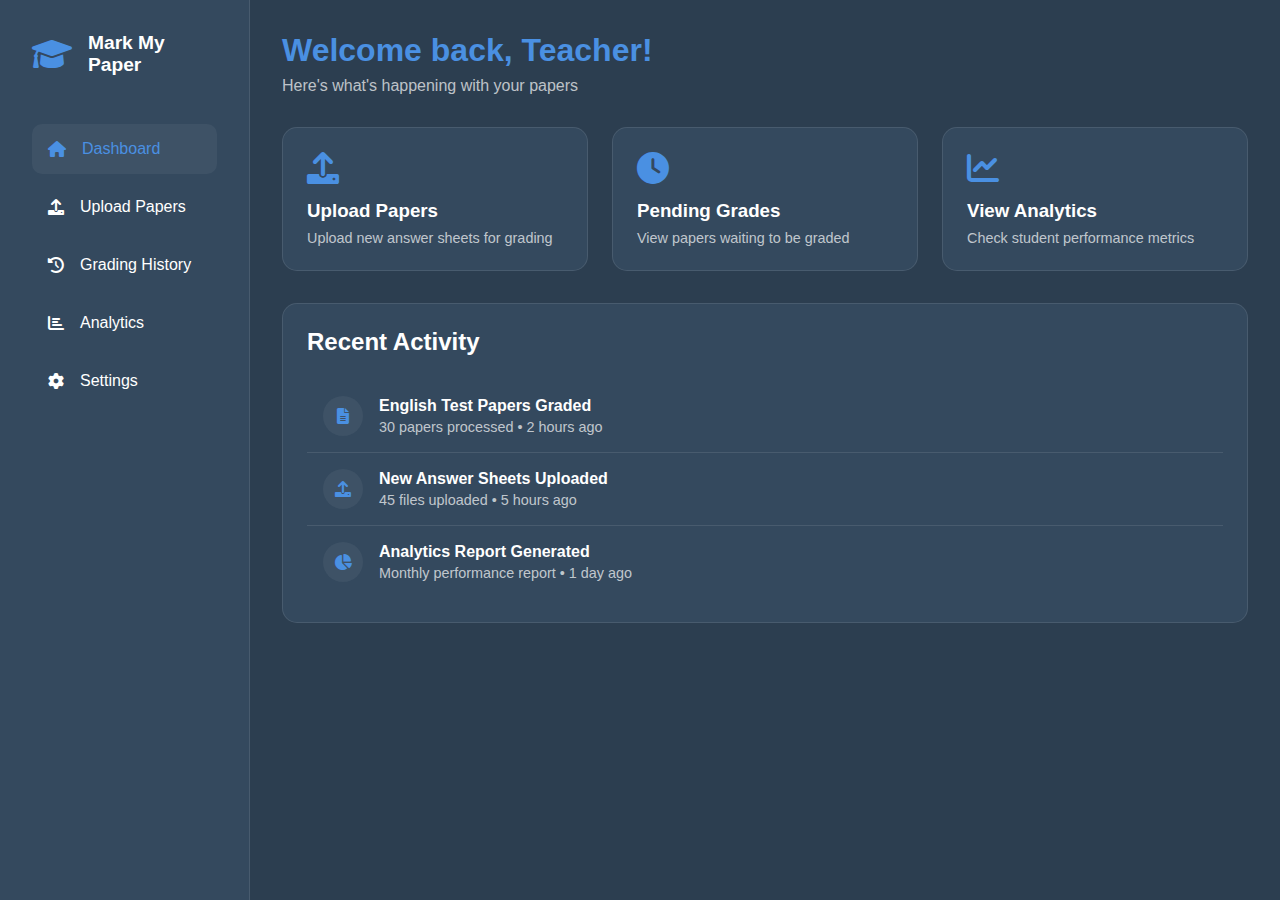
<file: templates/dashboard.html>
<!DOCTYPE html>
<html lang="en">
<head>
    <meta charset="UTF-8">
    <meta name="viewport" content="width=device-width, initial-scale=1.0">
    <title>Teacher Dashboard | Mark My Paper</title>
    <link rel="stylesheet" href="https://cdnjs.cloudflare.com/ajax/libs/font-awesome/6.0.0/css/all.min.css">
    <style>
        :root {
            --primary: #4A90E2;
            --primary-light: #5EA2EF;
            --secondary: #2ECC71;
            --secondary-light: #45D884;
            --accent: #9B59B6;
            --dark: #2C3E50;
            --dark-secondary: #34495E;
            --light: #FFFFFF;
            --success: #27AE60;
            --warning: #F1C40F;
            --danger: #E74C3C;
            --glass-bg: rgba(255, 255, 255, 0.05);
            --glass-border: rgba(255, 255, 255, 0.1);
        }

        * {
            margin: 0;
            padding: 0;
            box-sizing: border-box;
            font-family: 'Inter', 'Poppins', sans-serif;
        }

        body {
            min-height: 100vh;
            background: var(--dark);
            color: var(--light);
        }

        .dashboard-container {
            display: grid;
            grid-template-columns: 250px 1fr;
            min-height: 100vh;
        }

        /* Sidebar Styles */
        .sidebar {
            background: var(--dark-secondary);
            padding: 2rem;
            border-right: 1px solid var(--glass-border);
        }

        .logo {
            display: flex;
            align-items: center;
            gap: 1rem;
            margin-bottom: 3rem;
            color: var(--light);
            text-decoration: none;
        }

        .logo i {
            font-size: 2rem;
            color: var(--primary);
        }

        .logo span {
            font-size: 1.2rem;
            font-weight: bold;
        }

        .nav-menu {
            list-style: none;
        }

        .nav-item {
            margin-bottom: 0.5rem;
        }

        .nav-link {
            display: flex;
            align-items: center;
            gap: 1rem;
            padding: 1rem;
            color: var(--light);
            text-decoration: none;
            border-radius: 10px;
            transition: all 0.3s ease;
        }

        .nav-link:hover, .nav-link.active {
            background: var(--glass-bg);
            color: var(--primary);
        }

        /* Main Content Styles */
        .main-content {
            padding: 2rem;
        }

        .dashboard-header {
            display: flex;
            justify-content: space-between;
            align-items: center;
            margin-bottom: 2rem;
        }

        .welcome-text h1 {
            font-size: 2rem;
            margin-bottom: 0.5rem;
            color: var(--primary);
        }

        .welcome-text p {
            color: rgba(255, 255, 255, 0.7);
        }

        .quick-actions {
            display: grid;
            grid-template-columns: repeat(auto-fit, minmax(250px, 1fr));
            gap: 1.5rem;
            margin-bottom: 2rem;
        }

        .action-card {
            background: var(--dark-secondary);
            border: 1px solid var(--glass-border);
            border-radius: 15px;
            padding: 1.5rem;
            text-decoration: none;
            color: var(--light);
            transition: all 0.3s ease;
        }

        .action-card:hover {
            transform: translateY(-5px);
            border-color: var(--primary);
            background: rgba(74, 144, 226, 0.1);
        }

        .action-card i {
            font-size: 2rem;
            color: var(--primary);
            margin-bottom: 1rem;
        }

        .action-card h3 {
            margin-bottom: 0.5rem;
        }

        .action-card p {
            color: rgba(255, 255, 255, 0.7);
            font-size: 0.9rem;
        }

        .recent-activity {
            background: var(--dark-secondary);
            border-radius: 15px;
            padding: 1.5rem;
            border: 1px solid var(--glass-border);
        }

        .activity-header {
            display: flex;
            justify-content: space-between;
            align-items: center;
            margin-bottom: 1.5rem;
        }

        .activity-list {
            list-style: none;
        }

        .activity-item {
            display: flex;
            align-items: center;
            gap: 1rem;
            padding: 1rem;
            border-bottom: 1px solid var(--glass-border);
        }

        .activity-item:last-child {
            border-bottom: none;
        }

        .activity-icon {
            width: 40px;
            height: 40px;
            border-radius: 50%;
            background: var(--glass-bg);
            display: flex;
            align-items: center;
            justify-content: center;
            color: var(--primary);
        }

        .activity-details h4 {
            margin-bottom: 0.2rem;
        }

        .activity-details p {
            font-size: 0.9rem;
            color: rgba(255, 255, 255, 0.7);
        }

        @media (max-width: 768px) {
            .dashboard-container {
                grid-template-columns: 1fr;
            }

            .sidebar {
                display: none;
            }
        }
    </style>
</head>
<body>
    <div class="dashboard-container">
        <aside class="sidebar">
            <a href="dashboard.html" class="logo">
                <i class="fas fa-graduation-cap"></i>
                <span>Mark My Paper</span>
            </a>
            <nav>
                <ul class="nav-menu">
                    <li class="nav-item">
                        <a href="dashboard.html" class="nav-link active">
                            <i class="fas fa-home"></i>
                            <span>Dashboard</span>
                        </a>
                    </li>
                    <li class="nav-item">
                        <a href="upload.html" class="nav-link">
                            <i class="fas fa-upload"></i>
                            <span>Upload Papers</span>
                        </a>
                    </li>
                    <li class="nav-item">
                        <a href="#" class="nav-link">
                            <i class="fas fa-history"></i>
                            <span>Grading History</span>
                        </a>
                    </li>
                    <li class="nav-item">
                        <a href="#" class="nav-link">
                            <i class="fas fa-chart-bar"></i>
                            <span>Analytics</span>
                        </a>
                    </li>
                    <li class="nav-item">
                        <a href="#" class="nav-link">
                            <i class="fas fa-cog"></i>
                            <span>Settings</span>
                        </a>
                    </li>
                </ul>
            </nav>
        </aside>

        <main class="main-content">
            <div class="dashboard-header">
                <div class="welcome-text">
                    <h1>Welcome back, Teacher!</h1>
                    <p>Here's what's happening with your papers</p>
                </div>
            </div>

            <div class="quick-actions">
                <a href="upload.html" class="action-card">
                    <i class="fas fa-upload"></i>
                    <h3>Upload Papers</h3>
                    <p>Upload new answer sheets for grading</p>
                </a>
                <a href="#" class="action-card">
                    <i class="fas fa-clock"></i>
                    <h3>Pending Grades</h3>
                    <p>View papers waiting to be graded</p>
                </a>
                <a href="#" class="action-card">
                    <i class="fas fa-chart-line"></i>
                    <h3>View Analytics</h3>
                    <p>Check student performance metrics</p>
                </a>
            </div>

            <div class="recent-activity">
                <div class="activity-header">
                    <h2>Recent Activity</h2>
                </div>
                <ul class="activity-list">
                    <li class="activity-item">
                        <div class="activity-icon">
                            <i class="fas fa-file-alt"></i>
                        </div>
                        <div class="activity-details">
                            <h4>English Test Papers Graded</h4>
                            <p>30 papers processed • 2 hours ago</p>
                        </div>
                    </li>
                    <li class="activity-item">
                        <div class="activity-icon">
                            <i class="fas fa-upload"></i>
                        </div>
                        <div class="activity-details">
                            <h4>New Answer Sheets Uploaded</h4>
                            <p>45 files uploaded • 5 hours ago</p>
                        </div>
                    </li>
                    <li class="activity-item">
                        <div class="activity-icon">
                            <i class="fas fa-chart-pie"></i>
                        </div>
                        <div class="activity-details">
                            <h4>Analytics Report Generated</h4>
                            <p>Monthly performance report • 1 day ago</p>
                        </div>
                    </li>
                </ul>
            </div>
        </main>
    </div>
</body>
</html>
</file>
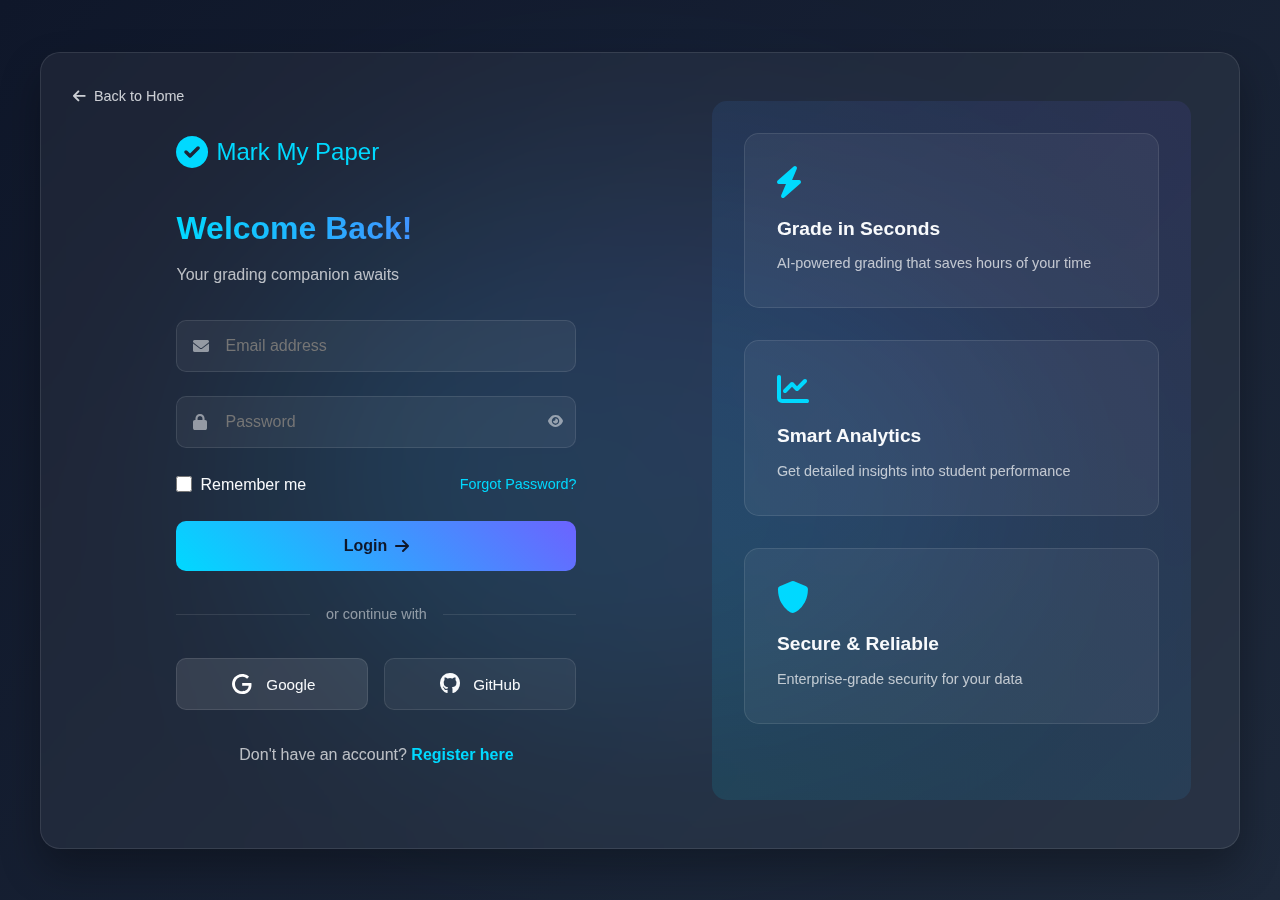
<file: templates/login.html>
<!DOCTYPE html>
<html lang="en">
<head>
    <meta charset="UTF-8">
    <meta name="viewport" content="width=device-width, initial-scale=1.0">
    <title>Login & Register | Mark My Paper</title>
    <link rel="stylesheet" href="../static/login.css">
    <link rel="stylesheet" href="https://cdnjs.cloudflare.com/ajax/libs/font-awesome/6.0.0/css/all.min.css">
</head>
<body>
    <div class="page-wrapper">
        <div class="login-container">
            <a href="home.html" class="back-home">
                <i class="fas fa-arrow-left"></i>
                Back to Home
            </a>
            
            <div class="form-container">
                <div class="form-box" id="login-form">
                    <div class="logo">
                        <i class="fas fa-check-circle"></i>
                        <span>Mark My Paper</span>
                    </div>
                    <h2>Welcome Back!</h2>
                    <p class="subtitle">Your grading companion awaits</p>

                    <form>
                        <div class="input-group">
                            <div class="input-field">
                                <i class="fas fa-envelope"></i>
                                <input type="email" placeholder="Email address" required>
                            </div>
                        </div>
                        <div class="input-group">
                            <div class="input-field">
                                <i class="fas fa-lock"></i>
                                <input type="password" placeholder="Password" required>
                                <button type="button" class="toggle-password">
                                    <i class="fas fa-eye"></i>
                                </button>
                            </div>
                        </div>
                        
                        <div class="form-options">
                            <label class="remember-me">
                                <input type="checkbox">
                                <span>Remember me</span>
                            </label>
                            <a href="#" class="forgot-password">Forgot Password?</a>
                        </div>

                        <button type="submit" class="btn login-btn">
                            <span>Login</span>
                            <i class="fas fa-arrow-right"></i>
                        </button>

                        <div class="divider">
                            <span>or continue with</span>
                        </div>

                        <div class="social-login">
                            <button class="social-btn google">
                                <svg viewBox="0 0 24 24" width="24" height="24" xmlns="http://www.w3.org/2000/svg">
                                    <path fill="#ffffff" d="M21.35 11.1h-9.17v2.73h6.51c-.33 3.81-3.5 5.44-6.5 5.44C8.36 19.27 5 16.25 5 12c0-4.1 3.2-7.27 7.2-7.27 3.09 0 4.9 1.97 4.9 1.97L19 4.72S16.56 2 12.1 2C6.42 2 2.03 6.8 2.03 12c0 5.05 4.13 10 10.22 10 5.35 0 9.25-3.67 9.25-9.09 0-1.15-.15-1.81-.15-1.81z"/>
                                </svg>
                                <span>Google</span>
                            </button>
                            <button class="social-btn github">
                                <i class="fab fa-github"></i>
                                <span>GitHub</span>
                            </button>
                        </div>

                        <p class="switch-form">
                            Don't have an account? 
                            <a href="#" onclick="toggleForm()">Register here</a>
                        </p>
                    </form>
                </div>

                <div class="form-box" id="register-form" style="display: none;">
                    <div class="logo">
                        <i class="fas fa-check-circle"></i>
                        <span>Mark My Paper</span>
                    </div>
                    <h2>Create Account</h2>
                    <p class="subtitle">Join our grading revolution</p>

                    <form>
                        <div class="input-group">
                            <div class="input-field">
                                <i class="fas fa-user"></i>
                                <input type="text" placeholder="Full name" required>
                            </div>
                        </div>
                        <div class="input-group">
                            <div class="input-field">
                                <i class="fas fa-envelope"></i>
                                <input type="email" placeholder="Email address" required>
                            </div>
                        </div>
                        <div class="input-group">
                            <div class="input-field">
                                <i class="fas fa-lock"></i>
                                <input type="password" placeholder="Password" required>
                                <button type="button" class="toggle-password">
                                    <i class="fas fa-eye"></i>
                                </button>
                            </div>
                        </div>

                        <button type="submit" class="btn register-btn">
                            <span>Create Account</span>
                            <i class="fas fa-arrow-right"></i>
                        </button>

                        <div class="divider">
                            <span>or register with</span>
                        </div>

                        <div class="social-login">
                            <button class="social-btn google">
                                <svg viewBox="0 0 24 24" width="24" height="24" xmlns="http://www.w3.org/2000/svg">
                                    <path fill="#ffffff" d="M21.35 11.1h-9.17v2.73h6.51c-.33 3.81-3.5 5.44-6.5 5.44C8.36 19.27 5 16.25 5 12c0-4.1 3.2-7.27 7.2-7.27 3.09 0 4.9 1.97 4.9 1.97L19 4.72S16.56 2 12.1 2C6.42 2 2.03 6.8 2.03 12c0 5.05 4.13 10 10.22 10 5.35 0 9.25-3.67 9.25-9.09 0-1.15-.15-1.81-.15-1.81z"/>
                                </svg>
                                <span>Google</span>
                            </button>
                            <button class="social-btn github">
                                <i class="fab fa-github"></i>
                                <span>GitHub</span>
                            </button>
                        </div>

                        <p class="switch-form">
                            Already have an account? 
                            <a href="#" onclick="toggleForm()">Login here</a>
                        </p>
                    </form>
                </div>
            </div>

            <div class="features-preview">
                <div class="feature-card">
                    <i class="fas fa-bolt"></i>
                    <h3>Grade in Seconds</h3>
                    <p>AI-powered grading that saves hours of your time</p>
                </div>
                <div class="feature-card">
                    <i class="fas fa-chart-line"></i>
                    <h3>Smart Analytics</h3>
                    <p>Get detailed insights into student performance</p>
                </div>
                <div class="feature-card">
                    <i class="fas fa-shield-alt"></i>
                    <h3>Secure & Reliable</h3>
                    <p>Enterprise-grade security for your data</p>
                </div>
            </div>
        </div>
    </div>

    <script>
        function toggleForm() {
            const loginForm = document.getElementById("login-form");
            const registerForm = document.getElementById("register-form");
            
            loginForm.style.display = loginForm.style.display === "none" ? "block" : "none";
            registerForm.style.display = registerForm.style.display === "none" ? "block" : "none";

            // Add fade effect
            if (loginForm.style.display === "block") {
                loginForm.style.opacity = 0;
                setTimeout(() => loginForm.style.opacity = 1, 50);
            } else {
                registerForm.style.opacity = 0;
                setTimeout(() => registerForm.style.opacity = 1, 50);
            }
        }

        // Handle form submissions
        document.querySelectorAll('form').forEach(form => {
            form.addEventListener('submit', function(e) {
                e.preventDefault();
                // Here you would typically handle the authentication
                // For now, we'll just redirect to dashboard
                window.location.href = 'dashboard.html';
            });
        });

        // Toggle password visibility
        document.querySelectorAll('.toggle-password').forEach(button => {
            button.addEventListener('click', function() {
                const input = this.parentElement.querySelector('input');
                const icon = this.querySelector('i');
                
                if (input.type === 'password') {
                    input.type = 'text';
                    icon.classList.remove('fa-eye');
                    icon.classList.add('fa-eye-slash');
                } else {
                    input.type = 'password';
                    icon.classList.remove('fa-eye-slash');
                    icon.classList.add('fa-eye');
                }
            });
        });
    </script>
</body>
</html>
</file>
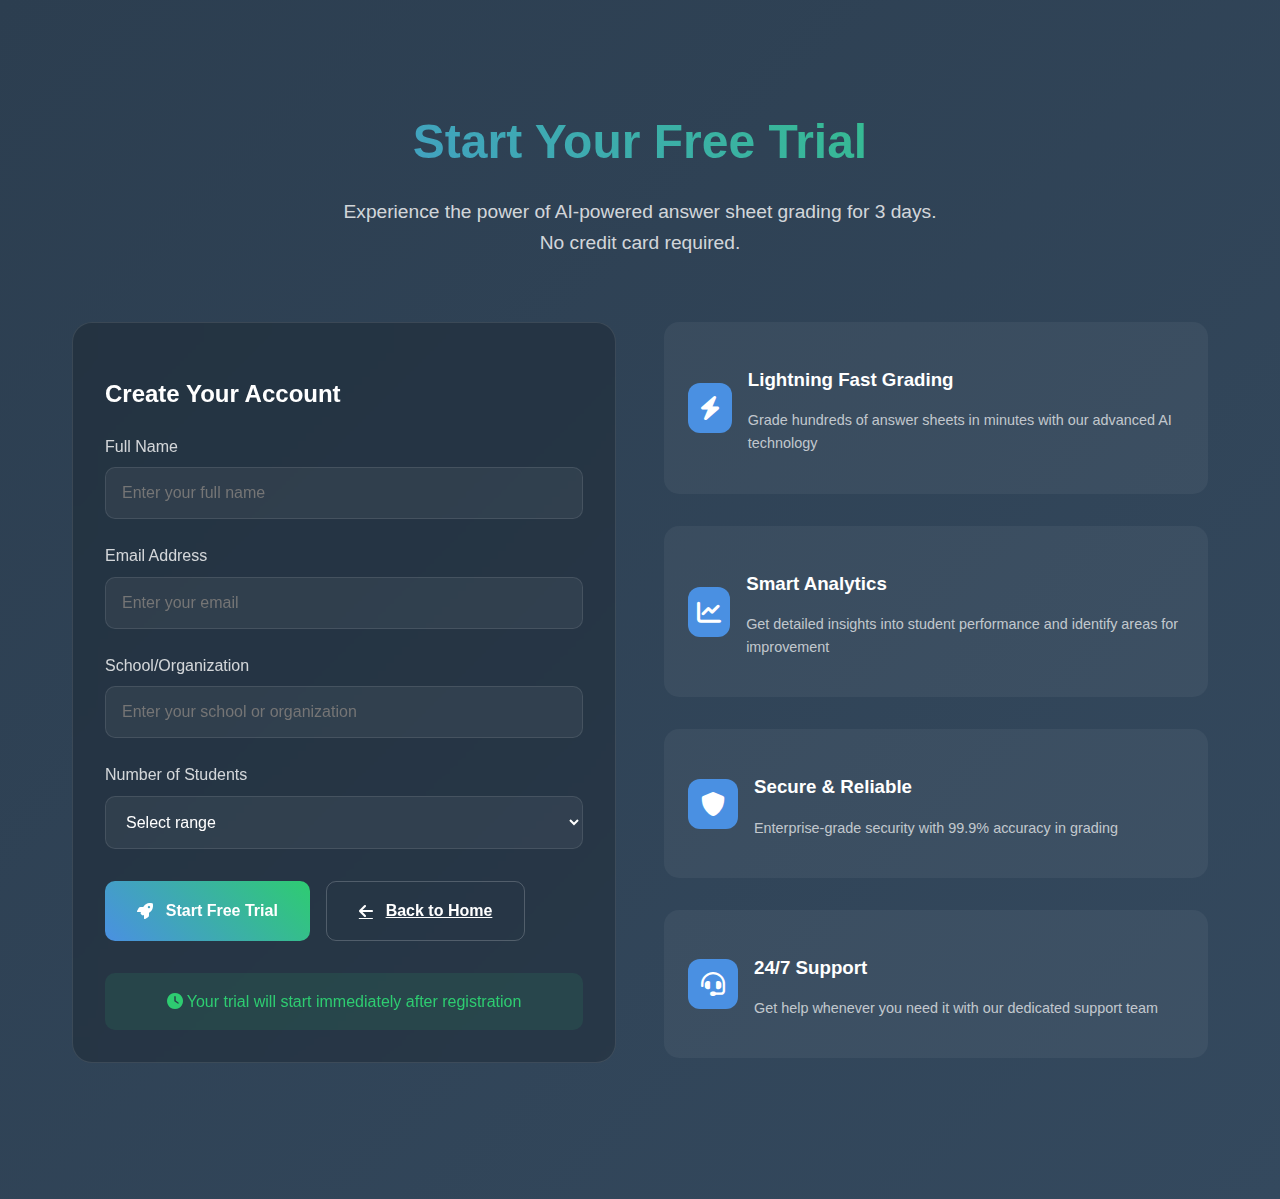
<file: templates/trial.html>
<!DOCTYPE html>
<html lang="en">
<head>
    <meta charset="UTF-8">
    <meta name="viewport" content="width=device-width, initial-scale=1.0">
    <title>Start Your Free Trial - Mark My Paper</title>
    <link rel="stylesheet" href="https://cdnjs.cloudflare.com/ajax/libs/font-awesome/6.0.0/css/all.min.css">
    <style>
        :root {
            --primary: #4A90E2;
            --primary-light: #5EA2EF;
            --secondary: #2ECC71;
            --secondary-light: #45D884;
            --accent: #9B59B6;
            --dark: #2C3E50;
            --dark-secondary: #34495E;
            --light: #FFFFFF;
            --success: #27AE60;
            --warning: #F1C40F;
            --danger: #E74C3C;
        }

        * {
            margin: 1;
            padding: 0;
            box-sizing: border-box;
            font-family: 'Inter', 'Poppins', sans-serif;
        }

        body {
            min-height: 100vh;
            background: linear-gradient(135deg, var(--dark) 0%, var(--dark-secondary) 100%);
            color: var(--light);
            line-height: 1.6;
        }

        .trial-container {
            max-width: 1200px;
            margin: 0 auto;
            padding: 4rem 2rem;
        }

        .trial-header {
            text-align: center;
            margin-bottom: 4rem;
        }

        .trial-header h1 {
            font-size: 3rem;
            margin-bottom: 1rem;
            background: linear-gradient(45deg, var(--primary), var(--secondary));
            -webkit-background-clip: text;
            -webkit-text-fill-color: transparent;
        }

        .trial-header p {
            font-size: 1.2rem;
            color: rgba(255, 255, 255, 0.8);
            max-width: 600px;
            margin: 0 auto;
        }

        .trial-grid {
            display: grid;
            grid-template-columns: repeat(2, 1fr);
            gap: 3rem;
            margin-bottom: 4rem;
        }

        .trial-form {
            background: rgba(0, 0, 0, 0.2);
            border-radius: 20px;
            padding: 2rem;
            backdrop-filter: blur(10px);
            border: 1px solid rgba(255, 255, 255, 0.1);
        }

        .form-group {
            margin-bottom: 1.5rem;
        }

        .form-group label {
            display: block;
            margin-bottom: 0.5rem;
            color: rgba(255, 255, 255, 0.8);
        }

        .form-group input,
        .form-group select {
            width: 100%;
            padding: 1rem;
            background: rgba(255, 255, 255, 0.05);
            border: 1px solid rgba(255, 255, 255, 0.1);
            border-radius: 10px;
            color: var(--light);
            font-size: 1rem;
            transition: all 0.3s ease;
        }

        .form-group input:focus,
        .form-group select:focus {
            outline: none;
            border-color: var(--primary);
            background: rgba(255, 255, 255, 0.1);
        }

        .trial-features {
            display: flex;
            flex-direction: column;
            gap: 2rem;
        }

        .feature-item {
            display: flex;
            align-items: center;
            gap: 1rem;
            padding: 1.5rem;
            background: rgba(255, 255, 255, 0.05);
            border-radius: 15px;
            transition: all 0.3s ease;
        }

        .feature-item:hover {
            background: rgba(255, 255, 255, 0.1);
            transform: translateX(10px);
        }

        .feature-icon {
            width: 50px;
            height: 50px;
            background: var(--primary);
            border-radius: 12px;
            display: flex;
            align-items: center;
            justify-content: center;
            font-size: 1.5rem;
            color: var(--light);
        }

        .feature-content h3 {
            margin-bottom: 0.5rem;
            color: var(--light);
        }

        .feature-content p {
            color: rgba(255, 255, 255, 0.7);
            font-size: 0.9rem;
        }

        .trial-actions {
            display: flex;
            gap: 1rem;
            margin-top: 2rem;
        }

        .btn {
            padding: 1rem 2rem;
            border: none;
            border-radius: 10px;
            font-size: 1rem;
            font-weight: 600;
            cursor: pointer;
            display: flex;
            align-items: center;
            gap: 0.8rem;
            transition: all 0.3s ease;
        }

        .btn-primary {
            background: linear-gradient(45deg, var(--primary), var(--secondary));
            color: var(--light);
        }

        .btn-primary:hover {
            transform: translateY(-2px);
            box-shadow: 0 5px 15px rgba(0, 0, 0, 0.2);
        }

        .btn-secondary {
            background: transparent;
            color: var(--light);
            border: 1px solid rgba(255, 255, 255, 0.2);
        }

        .btn-secondary:hover {
            background: rgba(255, 255, 255, 0.1);
            border-color: var(--primary);
        }

        .trial-timer {
            text-align: center;
            margin-top: 2rem;
            padding: 1rem;
            background: rgba(46, 204, 113, 0.1);
            border-radius: 10px;
            color: var(--secondary);
        }

        @media (max-width: 768px) {
            .trial-grid {
                grid-template-columns: 1fr;
            }

            .trial-header h1 {
                font-size: 2.5rem;
            }

            .trial-actions {
                flex-direction: column;
            }

            .btn {
                width: 100%;
            }
        }
    </style>
</head>
<body>
    <div class="trial-container">
        <div class="trial-header">
            <h1>Start Your Free Trial</h1>
            <p>Experience the power of AI-powered answer sheet grading for 3 days. No credit card required.</p>
        </div>

        <div class="trial-grid">
            <div class="trial-form">
                <h2>Create Your Account</h2>
                <form id="trialForm">
                    <div class="form-group">
                        <label>Full Name</label>
                        <input type="text" required placeholder="Enter your full name">
                    </div>
                    <div class="form-group">
                        <label>Email Address</label>
                        <input type="email" required placeholder="Enter your email">
                    </div>
                    <div class="form-group">
                        <label>School/Organization</label>
                        <input type="text" required placeholder="Enter your school or organization">
                    </div>
                    <div class="form-group">
                        <label>Number of Students</label>
                        <select required>
                            <option value="">Select range</option>
                            <option value="1-100">1-100 students</option>
                            <option value="101-500">101-500 students</option>
                            <option value="501-1000">501-1000 students</option>
                            <option value="1000+">1000+ students</option>
                        </select>
                    </div>
                    <div class="trial-actions">
                        <button type="submit" class="btn btn-primary">
                            <i class="fas fa-rocket"></i>
                            Start Free Trial
                        </button>
                        <a href="home.html" class="btn btn-secondary">
                            <i class="fas fa-arrow-left"></i>
                            Back to Home
                        </a>
                    </div>
                </form>
                <div class="trial-timer">
                    <i class="fas fa-clock"></i>
                    Your trial will start immediately after registration
                </div>
            </div>

            <div class="trial-features">
                <div class="feature-item">
                    <div class="feature-icon">
                        <i class="fas fa-bolt"></i>
                    </div>
                    <div class="feature-content">
                        <h3>Lightning Fast Grading</h3>
                        <p>Grade hundreds of answer sheets in minutes with our advanced AI technology</p>
                    </div>
                </div>
                <div class="feature-item">
                    <div class="feature-icon">
                        <i class="fas fa-chart-line"></i>
                    </div>
                    <div class="feature-content">
                        <h3>Smart Analytics</h3>
                        <p>Get detailed insights into student performance and identify areas for improvement</p>
                    </div>
                </div>
                <div class="feature-item">
                    <div class="feature-icon">
                        <i class="fas fa-shield-alt"></i>
                    </div>
                    <div class="feature-content">
                        <h3>Secure & Reliable</h3>
                        <p>Enterprise-grade security with 99.9% accuracy in grading</p>
                    </div>
                </div>
                <div class="feature-item">
                    <div class="feature-icon">
                        <i class="fas fa-headset"></i>
                    </div>
                    <div class="feature-content">
                        <h3>24/7 Support</h3>
                        <p>Get help whenever you need it with our dedicated support team</p>
                    </div>
                </div>
            </div>
        </div>
    </div>

    <script>
        document.getElementById('trialForm').addEventListener('submit', function(e) {
            e.preventDefault();
            // Here you would typically handle the form submission
            // For now, we'll just redirect to the upload page
            window.location.href = 'upload.html';
        });
    </script>
</body>
</html>
</file>
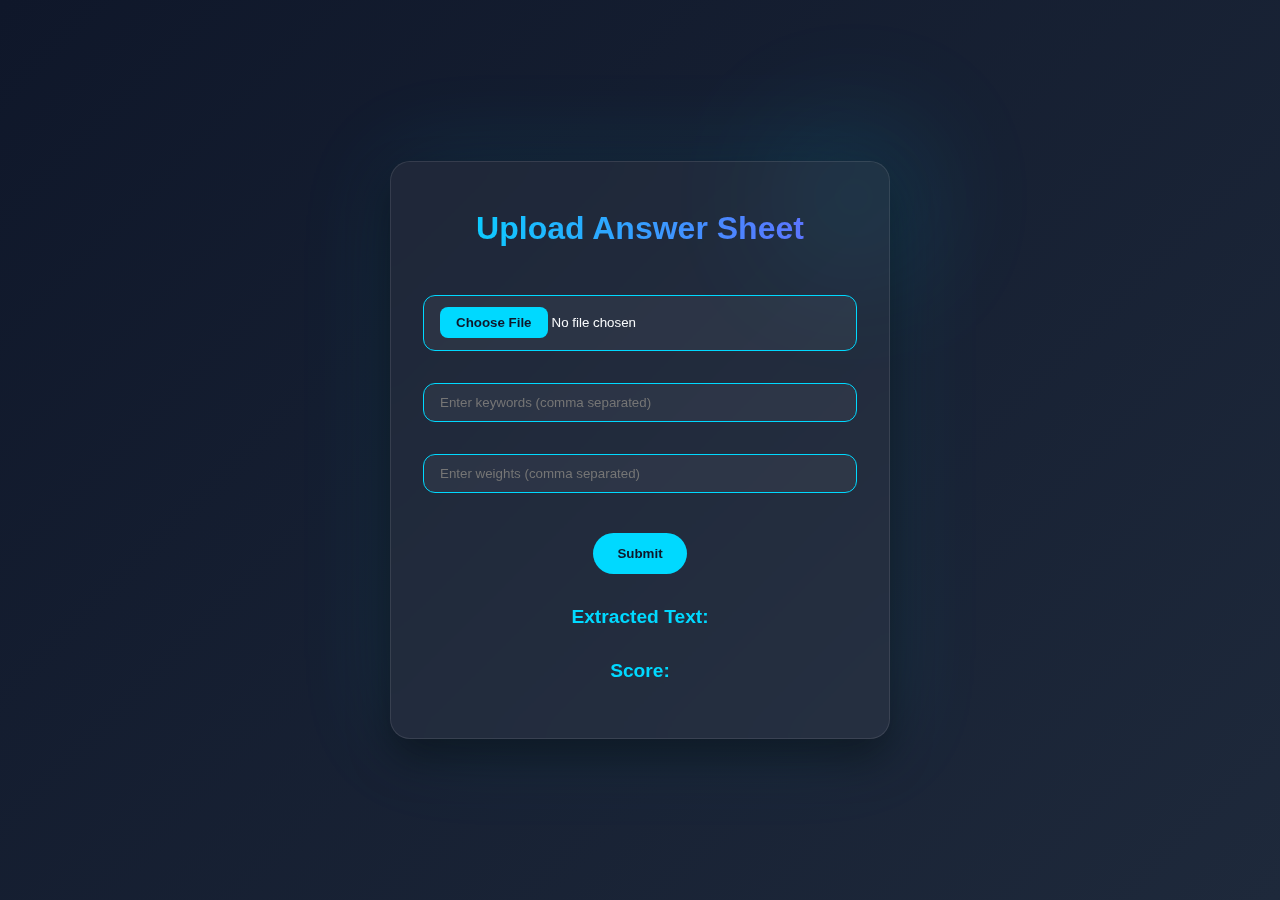
<file: templates/upload.html>
<!DOCTYPE html>
<html lang="en">
<head>
  <meta charset="UTF-8" />
  <meta name="viewport" content="width=device-width, initial-scale=1.0"/>
  <title>Answer Sheet Grading</title>
  <style>
    * {
      margin: 0;
      padding: 0;
      box-sizing: border-box;
      font-family: 'Poppins', sans-serif;
    }

    :root {
      --primary: #00d9ff;
      --dark: #0f172a;
      --light: #f8fafc;
    }

    body {
      min-height: 100vh;
      background: linear-gradient(135deg, var(--dark), #1e293b);
      display: flex;
      align-items: center;
      justify-content: center;
      color: var(--light);
      padding: 2rem;
    }

    .upload-container {
      background: rgba(255, 255, 255, 0.05);
      border: 1px solid rgba(255, 255, 255, 0.1);
      border-radius: 20px;
      padding: 3rem 2rem;
      backdrop-filter: blur(20px);
      box-shadow: 0 20px 40px rgba(0, 0, 0, 0.4), 
                  0 0 100px rgba(0, 217, 255, 0.1);
      max-width: 500px;
      width: 100%;
      text-align: center;
      position: relative;
    }

    .upload-container h2 {
      font-size: 2rem;
      margin-bottom: 2rem;
      background: linear-gradient(to right, var(--primary), #6c63ff);
      -webkit-background-clip: text;
      -webkit-text-fill-color: transparent;
    }

    input[type="file"],
    input[type="text"] {
      width: 100%;
      margin: 1rem 0;
      padding: 0.7rem 1rem;
      border-radius: 12px;
      border: 1px solid var(--primary);
      background: rgba(255, 255, 255, 0.05);
      color: var(--light);
      outline: none;
      transition: 0.3s;
    }

    input[type="file"]::file-selector-button {
      padding: 0.5rem 1rem;
      border: none;
      background: var(--primary);
      color: var(--dark);
      font-weight: 600;
      border-radius: 8px;
      cursor: pointer;
    }

    input[type="text"]:focus {
      border-color: #6c63ff;
      box-shadow: 0 0 5px var(--primary);
    }

    button {
      margin-top: 1.5rem;
      background: var(--primary);
      color: var(--dark);
      padding: 0.8rem 1.5rem;
      border: none;
      border-radius: 50px;
      font-weight: 600;
      cursor: pointer;
      transition: all 0.3s ease;
    }

    button:hover {
      transform: translateY(-2px);
      box-shadow: 0 5px 15px rgba(0, 217, 255, 0.3);
    }

    h3 {
      margin-top: 2rem;
      font-size: 1.2rem;
      color: var(--primary);
    }

    p {
      margin-top: 0.5rem;
      color: var(--light);
    }

    .glow-ring {
      position: absolute;
      top: -40px;
      right: -40px;
      width: 150px;
      height: 150px;
      background: radial-gradient(circle, var(--primary), transparent);
      filter: blur(70px);
      opacity: 0.2;
      border-radius: 50%;
      animation: pulse 6s infinite ease-in-out;
    }

    @keyframes pulse {
      0%, 100% {
        transform: scale(1);
        opacity: 0.2;
      }
      50% {
        transform: scale(1.3);
        opacity: 0.3;
      }
    }
  </style>
</head>
<body>
  <div class="upload-container">
    <div class="glow-ring"></div>
    <h2>Upload Answer Sheet</h2>
    
    <input type="file" id="fileInput" accept="image/*">
    <input type="text" id="keywords" placeholder="Enter keywords (comma separated)">
    <input type="text" id="weights" placeholder="Enter weights (comma separated)">
    
    <button onclick="uploadFile()">Submit</button>

    <h3>Extracted Text:</h3>
    <p id="extractedText"></p>

    <h3>Score:</h3>
    <p id="score"></p>
  </div>

  <script>
    function uploadFile() {
      let fileInput = document.getElementById("fileInput");
      let keywords = document.getElementById("keywords").value.split(",");
      let weights = document.getElementById("weights").value.split(",").map(Number);
      let formData = new FormData();
      formData.append("file", fileInput.files[0]);
      keywords.forEach(k => formData.append("keywords", k.trim()));
      weights.forEach(w => formData.append("weights", w));

      fetch("/upload", {
        method: "POST",
        body: formData
      })
      .then(response => response.json())
      .then(data => {
        document.getElementById("extractedText").textContent = data.extracted_text;
        document.getElementById("score").textContent = data.score;
      })
      .catch(error => console.error("Error:", error));
    }
  </script>
</body>
</html>
</file>
<file: static/login.css>
/* Reset and Base Styles */
:root {
    --primary: #00d9ff;
    --secondary: #6c63ff;
    --dark: #0f172a;
    --light: #f8fafc;
    --success: #10b981;
    --warning: #f59e0b;
    --danger: #ef4444;
}

* {
    margin: 0;
    padding: 0;
    box-sizing: border-box;
    font-family: 'Inter', 'Poppins', sans-serif;
}

body {
    min-height: 100vh;
    background: linear-gradient(135deg, var(--dark), #1e293b);
    color: var(--light);
    line-height: 1.6;
    overflow-x: hidden;
}

.page-wrapper {
    min-height: 100vh;
    display: flex;
    justify-content: center;
    align-items: center;
    padding: 2rem;
    position: relative;
}

.page-wrapper::before {
    content: '';
    position: absolute;
    width: 60%;
    height: 60%;
    background: linear-gradient(45deg, var(--primary), var(--secondary));
    filter: blur(120px);
    opacity: 0.15;
    border-radius: 50%;
    z-index: 0;
    animation: pulse 8s infinite ease-in-out;
}

/* Login Container */
.login-container {
    width: 100%;
    max-width: 1200px;
    display: grid;
    grid-template-columns: 1.2fr 1fr;
    gap: 3rem;
    background: rgba(255, 255, 255, 0.05);
    backdrop-filter: blur(10px);
    border: 1px solid rgba(255, 255, 255, 0.1);
    border-radius: 20px;
    padding: 3rem;
    position: relative;
    z-index: 1;
    box-shadow: 0 20px 40px rgba(0, 0, 0, 0.3);
}

/* Back to Home Link */
.back-home {
    position: absolute;
    top: 2rem;
    left: 2rem;
    color: var(--light);
    text-decoration: none;
    display: flex;
    align-items: center;
    gap: 0.5rem;
    font-size: 0.9rem;
    opacity: 0.8;
    transition: all 0.3s ease;
}

.back-home:hover {
    opacity: 1;
    transform: translateX(-5px);
}

/* Form Container */
.form-container {
    padding: 2rem;
}

.form-box {
    max-width: 400px;
    margin: 0 auto;
    transition: all 0.3s ease;
}

/* Logo */
.logo {
    display: flex;
    align-items: center;
    gap: 0.5rem;
    margin-bottom: 2rem;
    font-size: 1.5rem;
    color: var(--primary);
}

.logo i {
    font-size: 2rem;
}

/* Form Headers */
h2 {
    font-size: 2rem;
    margin-bottom: 0.5rem;
    background: linear-gradient(to right, var(--primary), var(--secondary));
    background-clip: text;
    -webkit-background-clip: text;
    -webkit-text-fill-color: transparent;
}

.subtitle {
    color: rgba(255, 255, 255, 0.7);
    margin-bottom: 2rem;
}

/* Input Fields */
.input-group {
    margin-bottom: 1.5rem;
}

.input-field {
    position: relative;
    display: flex;
    align-items: center;
    background: rgba(255, 255, 255, 0.05);
    border: 1px solid rgba(255, 255, 255, 0.1);
    border-radius: 10px;
    transition: all 0.3s ease;
}

.input-field:focus-within {
    border-color: var(--primary);
    background: rgba(255, 255, 255, 0.1);
}

.input-field i {
    position: absolute;
    left: 1rem;
    color: rgba(255, 255, 255, 0.5);
    transition: color 0.3s ease;
    z-index: 1;
}

.input-field input {
    width: 100%;
    padding: 1rem 3rem 1rem 3rem;
    background: transparent;
    border: none;
    color: var(--light);
    font-size: 1rem;
}

/* For password field specifically */
.input-field input[type="password"] {
    padding-right: 3.5rem; /* Increased padding on the right for the eye icon */
}

.input-field input:focus {
    outline: none;
}

.input-field input:focus + i {
    color: var(--primary);
}

/* Password Toggle Button */
.toggle-password {
    position: absolute;
    right: 1.2rem;
    top: 50%;
    transform: translateY(-50%);
    background: none;
    border: none;
    color: rgba(255, 255, 255, 0.5);
    cursor: pointer;
    transition: color 0.3s ease;
    z-index: 1;
    display: flex;
    align-items: center;
    justify-content: center;
    width: 24px;
    height: 24px;
}

.toggle-password:hover {
    color: var(--primary);
}

/* Form Options */
.form-options {
    display: flex;
    justify-content: space-between;
    align-items: center;
    margin-bottom: 1.5rem;
}

.remember-me {
    display: flex;
    align-items: center;
    gap: 0.5rem;
    cursor: pointer;
}

.remember-me input[type="checkbox"] {
    width: 16px;
    height: 16px;
    accent-color: var(--primary);
}

.forgot-password {
    color: var(--primary);
    text-decoration: none;
    font-size: 0.9rem;
    transition: opacity 0.3s ease;
}

.forgot-password:hover {
    opacity: 0.8;
}

/* Buttons */
.btn {
    width: 100%;
    padding: 1rem;
    border: none;
    border-radius: 10px;
    font-size: 1rem;
    font-weight: 600;
    cursor: pointer;
    display: flex;
    align-items: center;
    justify-content: center;
    gap: 0.5rem;
    transition: all 0.3s ease;
}

.login-btn, .register-btn {
    background: linear-gradient(45deg, var(--primary), var(--secondary));
    color: var(--dark);
}

.btn:hover {
    transform: translateY(-2px);
    box-shadow: 0 5px 15px rgba(0, 217, 255, 0.3);
}

/* Divider */
.divider {
    text-align: center;
    margin: 2rem 0;
    display: flex;
    align-items: center;
    gap: 1rem;
}

.divider::before,
.divider::after {
    content: '';
    flex: 1;
    height: 1px;
    background: rgba(255, 255, 255, 0.1);
}

.divider span {
    color: rgba(255, 255, 255, 0.5);
    font-size: 0.9rem;
}

/* Social Login */
.social-login {
    display: grid;
    grid-template-columns: 1fr 1fr;
    gap: 1rem;
    margin-bottom: 2rem;
}

.social-btn {
    padding: 0.8rem;
    border: 1px solid rgba(255, 255, 255, 0.1);
    border-radius: 10px;
    background: rgba(255, 255, 255, 0.05);
    color: var(--light);
    display: flex;
    align-items: center;
    justify-content: center;
    gap: 0.8rem;
    cursor: pointer;
    transition: all 0.3s ease;
}

.social-btn:hover {
    background: rgba(255, 255, 255, 0.1);
    transform: translateY(-2px);
    border-color: var(--primary);
}

.social-btn.google {
    background: rgba(255, 255, 255, 0.1);
}

.social-btn.google img {
    width: 20px;
    height: 20px;
    object-fit: contain;
}

.social-btn.github i {
    font-size: 1.3rem;
}

.social-btn span {
    font-size: 0.95rem;
    font-weight: 500;
}

/* Switch Form Link */
.switch-form {
    text-align: center;
    margin-top: 2rem;
    color: rgba(255, 255, 255, 0.7);
}

.switch-form a {
    color: var(--primary);
    text-decoration: none;
    font-weight: 600;
    transition: opacity 0.3s ease;
}

.switch-form a:hover {
    opacity: 0.8;
}

/* Features Preview */
.features-preview {
    display: flex;
    flex-direction: column;
    gap: 2rem;
    padding: 2rem;
    position: relative;
}

.features-preview::before {
    content: '';
    position: absolute;
    inset: 0;
    background: linear-gradient(45deg, rgba(0, 217, 255, 0.1), rgba(108, 99, 255, 0.1));
    border-radius: 15px;
    z-index: -1;
}

.feature-card {
    background: rgba(255, 255, 255, 0.05);
    border: 1px solid rgba(255, 255, 255, 0.1);
    border-radius: 15px;
    padding: 2rem;
    transition: all 0.3s ease;
}

.feature-card:hover {
    transform: translateY(-5px);
    background: rgba(255, 255, 255, 0.08);
    border-color: var(--primary);
}

.feature-card i {
    font-size: 2rem;
    color: var(--primary);
    margin-bottom: 1rem;
}

.feature-card h3 {
    font-size: 1.2rem;
    margin-bottom: 0.5rem;
}

.feature-card p {
    color: rgba(255, 255, 255, 0.7);
    font-size: 0.9rem;
}

/* Animations */
@keyframes pulse {
    0%, 100% {
        transform: scale(1);
        opacity: 0.15;
    }
    50% {
        transform: scale(1.2);
        opacity: 0.2;
    }
}

/* Responsive Design */
@media (max-width: 1024px) {
    .login-container {
        grid-template-columns: 1fr;
        max-width: 500px;
    }

    .features-preview {
        display: none;
    }
}

@media (max-width: 480px) {
    .page-wrapper {
        padding: 1rem;
    }

    .login-container {
        padding: 2rem;
    }

    .form-container {
        padding: 1rem;
    }

    .social-login {
        grid-template-columns: 1fr;
    }

    h2 {
    font-size: 1.8rem;
}
}
</file>
